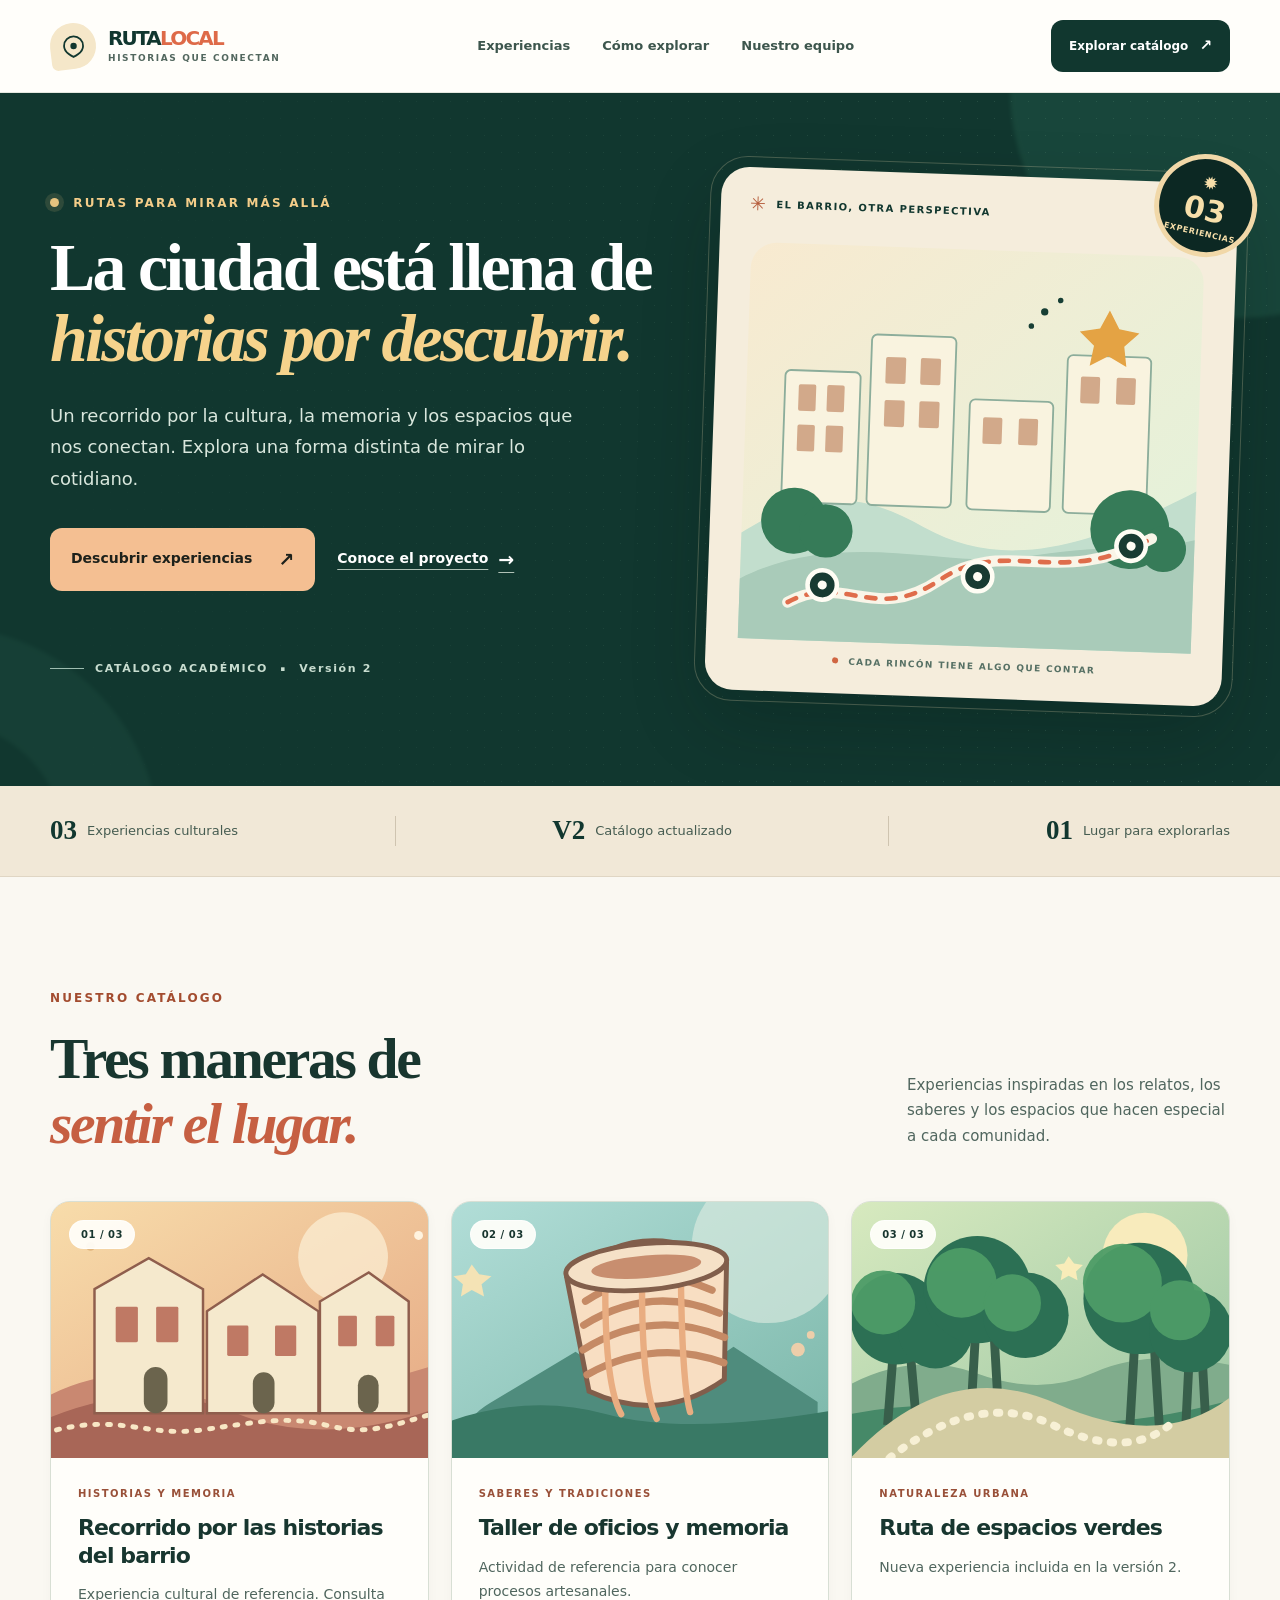
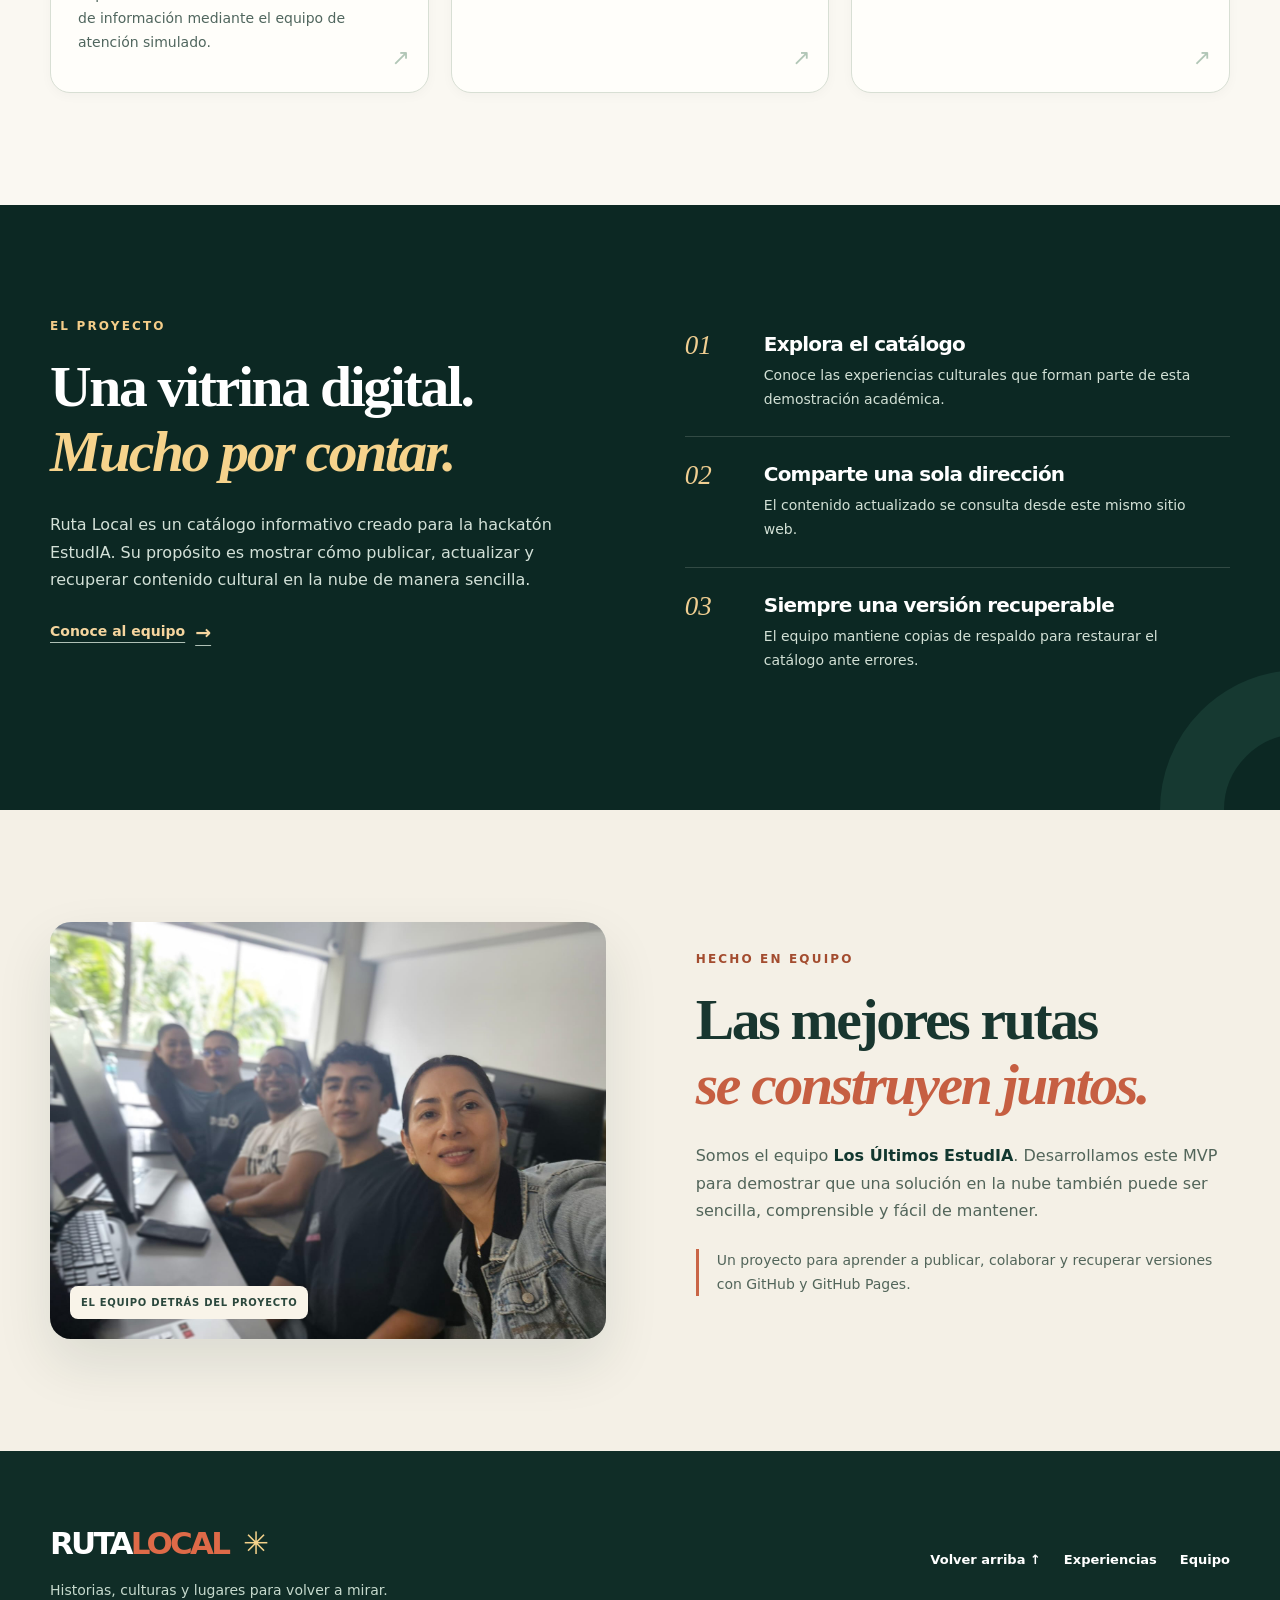
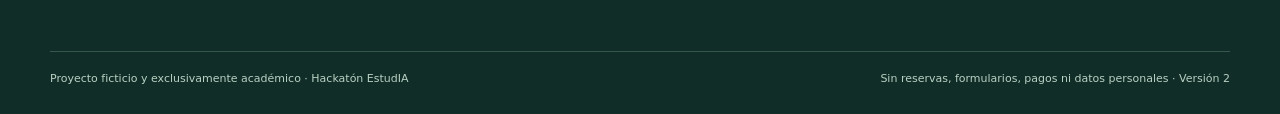
<file: docs/index.html>
<!doctype html>
<html lang="es">
<head>
  <meta charset="utf-8">
  <meta name="viewport" content="width=device-width, initial-scale=1">
  <meta name="theme-color" content="#11372f">
  <meta name="description" content="Ruta Local: un catálogo académico de experiencias culturales, historias de barrio, oficios y recorridos por espacios verdes.">
  <title>Ruta Local | Historias que nos conectan</title>
  <link rel="icon" type="image/svg+xml" href="images/favicon.svg">
  <link rel="stylesheet" href="styles.css">
</head>
<body>
  <a class="skip-link" href="#contenido">Saltar al contenido principal</a>
  <div class="site-shell" id="inicio">
    <header class="site-header">
      <div class="container header-inner">
        <a class="brand" href="#inicio" aria-label="Ruta Local, volver al inicio">
          <span class="brand-mark" aria-hidden="true">
            <svg width="25" height="25" viewBox="0 0 25 25" fill="none">
              <path d="M12.5 2.5c-5.3 0-9.5 4.2-9.5 9.5 0 7 9.5 11 9.5 11s9.5-4 9.5-11c0-5.3-4.2-9.5-9.5-9.5Z" stroke="currentColor" stroke-width="1.8"/>
              <circle cx="12.5" cy="12" r="3.2" fill="currentColor"/>
            </svg>
          </span>
          <span class="brand-word">RUTA<span>LOCAL</span><small>Historias que conectan</small></span>
        </a>
        <nav class="primary-nav" aria-label="Navegación principal">
          <a href="#experiencias">Experiencias</a>
          <a href="#como-funciona">Cómo explorar</a>
          <a href="#equipo">Nuestro equipo</a>
        </nav>
        <a class="header-link" href="#experiencias">Explorar catálogo <span aria-hidden="true">↗</span></a>
      </div>
    </header>

    <main id="contenido">
      <section class="hero" aria-labelledby="hero-titulo">
        <div class="hero-orb hero-orb-one" aria-hidden="true"></div>
        <div class="hero-orb hero-orb-two" aria-hidden="true"></div>
        <div class="container hero-grid">
          <div class="hero-copy">
            <p class="eyebrow eyebrow-light"><span class="signal-dot" aria-hidden="true"></span> RUTAS PARA MIRAR MÁS ALLÁ</p>
            <h1 id="hero-titulo">La ciudad está llena de <em>historias por descubrir.</em></h1>
            <p class="hero-description">Un recorrido por la cultura, la memoria y los espacios que nos conectan. Explora una forma distinta de mirar lo cotidiano.</p>
            <div class="hero-actions">
              <a class="btn btn-coral" href="#experiencias">Descubrir experiencias <span aria-hidden="true">↗</span></a>
              <a class="text-link" href="#como-funciona">Conoce el proyecto <span aria-hidden="true">→</span></a>
            </div>
            <div class="hero-meta">
              <span class="meta-line" aria-hidden="true"></span>
              <span>CATÁLOGO ACADÉMICO</span>
              <span class="meta-separator" aria-hidden="true">·</span>
              <span>Versión 2</span>
            </div>
          </div>

          <div class="hero-visual" aria-label="Ilustración de un recorrido con tres lugares para descubrir" role="img">
            <div class="visual-heading"><span class="visual-spark" aria-hidden="true">✳</span> EL BARRIO, OTRA PERSPECTIVA</div>
            <svg class="route-illustration" viewBox="0 0 520 460" aria-hidden="true" focusable="false">
              <defs>
                <linearGradient id="sky" x1="0" x2="1" y1="0" y2="1"><stop stop-color="#f8ead0"/><stop offset="1" stop-color="#e1f3dc"/></linearGradient>
                <linearGradient id="street" x1="0" x2="0" y1="0" y2="1"><stop stop-color="#dce8db"/><stop offset="1" stop-color="#cbd9c8"/></linearGradient>
              </defs>
              <rect x="13" y="15" width="494" height="432" rx="28" fill="url(#sky)"/>
              <path d="M13 332c73-51 130-49 198-13 88 45 178 18 296-49v177H13Z" fill="#c2decd"/>
              <path d="M13 382c110-61 230-17 309-34 76-17 140-12 185-25v124H13Z" fill="#a9cbb9"/>
              <g fill="#f9f3df" stroke="#8cad9b" stroke-width="2">
                <rect x="55" y="153" width="82" height="144" rx="6"/><rect x="148" y="111" width="92" height="186" rx="6"/>
                <rect x="257" y="178" width="91" height="120" rx="6"/><rect x="362" y="126" width="91" height="172" rx="6"/>
              </g>
              <g fill="#d2a98a"><rect x="70" y="168" width="19" height="29" rx="2"/><rect x="101" y="168" width="19" height="29" rx="2"/><rect x="70" y="212" width="19" height="29" rx="2"/><rect x="101" y="212" width="19" height="29" rx="2"/><rect x="164" y="135" width="22" height="29" rx="2"/><rect x="202" y="135" width="22" height="29" rx="2"/><rect x="164" y="182" width="22" height="29" rx="2"/><rect x="202" y="182" width="22" height="29" rx="2"/><rect x="272" y="197" width="21" height="29" rx="2"/><rect x="311" y="197" width="21" height="29" rx="2"/><rect x="377" y="149" width="21" height="29" rx="2"/><rect x="416" y="149" width="21" height="29" rx="2"/></g>
              <g fill="#367b58"><circle cx="70" cy="317" r="36"/><circle cx="105" cy="327" r="29"/><circle cx="436" cy="314" r="43"/><circle cx="473" cy="334" r="25"/></g>
              <g fill="none" stroke="#f9f5e8" stroke-width="12" stroke-linecap="round"><path d="M66 406C127 371 161 427 231 376s129 6 229-53"/></g>
              <path d="M66 406C127 371 161 427 231 376s129 6 229-53" stroke="#df6d4b" stroke-width="5" stroke-linecap="round" stroke-dasharray="10 12" fill="none"/>
              <g fill="#183b32" stroke="#fffdf4" stroke-width="5"><circle cx="103" cy="386" r="16"/><circle cx="272" cy="371" r="16"/><circle cx="438" cy="332" r="16"/></g>
              <g fill="#fffdf4"><circle cx="103" cy="386" r="5"/><circle cx="272" cy="371" r="5"/><circle cx="438" cy="332" r="5"/></g>
              <path d="M406 76l11 20 22 4-16 15 3 22-20-11-20 11 4-22-16-15 22-4Z" fill="#e4a344"/>
              <g fill="#173f35"><circle cx="335" cy="80" r="4"/><circle cx="352" cy="67" r="3"/><circle cx="321" cy="96" r="3"/></g>
            </svg>
            <div class="visual-stamp"><span aria-hidden="true">✹</span> 03 <small>EXPERIENCIAS</small></div>
            <div class="visual-caption"><span class="caption-dot" aria-hidden="true"></span> CADA RINCÓN TIENE ALGO QUE CONTAR</div>
          </div>
        </div>
      </section>

      <section class="intro-strip" aria-label="Resumen del catálogo">
        <div class="container intro-strip-inner">
          <span><strong>03</strong> Experiencias culturales</span>
          <span class="strip-divider" aria-hidden="true"></span>
          <span><strong>V2</strong> Catálogo actualizado</span>
          <span class="strip-divider" aria-hidden="true"></span>
          <span><strong>01</strong> Lugar para explorarlas</span>
        </div>
      </section>

      <section id="experiencias" class="section experiences" aria-labelledby="experiencias-titulo">
        <div class="container">
          <div class="section-heading">
            <div>
              <p class="eyebrow">NUESTRO CATÁLOGO</p>
              <h2 id="experiencias-titulo">Tres maneras de <span>sentir el lugar.</span></h2>
            </div>
            <p>Experiencias inspiradas en los relatos, los saberes y los espacios que hacen especial a cada comunidad.</p>
          </div>
          <div class="experience-grid">
            <article class="experience-card">
              <div class="card-media card-media-one"><img src="images/historias.svg" alt="" width="800" height="520" loading="lazy"><span class="card-number">01 / 03</span></div>
              <div class="card-body">
                <p class="card-kicker">HISTORIAS Y MEMORIA</p>
                <h3>Recorrido por las historias del barrio</h3>
                <p>Experiencia cultural de referencia. Consulta de información mediante el equipo de atención simulado.</p>
                <span class="card-decoration" aria-hidden="true">↗</span>
              </div>
            </article>
            <article class="experience-card">
              <div class="card-media card-media-two"><img src="images/oficios.svg" alt="" width="800" height="520" loading="lazy"><span class="card-number">02 / 03</span></div>
              <div class="card-body">
                <p class="card-kicker">SABERES Y TRADICIONES</p>
                <h3>Taller de oficios y memoria</h3>
                <p>Actividad de referencia para conocer procesos artesanales.</p>
                <span class="card-decoration" aria-hidden="true">↗</span>
              </div>
            </article>
            <article class="experience-card">
              <div class="card-media card-media-three"><img src="images/espacios-verdes.svg" alt="" width="800" height="520" loading="lazy"><span class="card-number">03 / 03</span></div>
              <div class="card-body">
                <p class="card-kicker">NATURALEZA URBANA</p>
                <h3>Ruta de espacios verdes</h3>
                <p>Nueva experiencia incluida en la versión 2.</p>
                <span class="card-decoration" aria-hidden="true">↗</span>
              </div>
            </article>
          </div>
        </div>
      </section>

      <section class="section process-section" id="como-funciona" aria-labelledby="proyecto-titulo">
        <div class="container process-grid">
          <div class="process-intro">
            <p class="eyebrow eyebrow-light">EL PROYECTO</p>
            <h2 id="proyecto-titulo">Una vitrina digital. <em>Mucho por contar.</em></h2>
            <p>Ruta Local es un catálogo informativo creado para la hackatón EstudIA. Su propósito es mostrar cómo publicar, actualizar y recuperar contenido cultural en la nube de manera sencilla.</p>
            <a class="text-link text-link-light" href="#equipo">Conoce al equipo <span aria-hidden="true">→</span></a>
          </div>
          <ol class="process-list">
            <li><span class="step-number">01</span><div><h3>Explora el catálogo</h3><p>Conoce las experiencias culturales que forman parte de esta demostración académica.</p></div></li>
            <li><span class="step-number">02</span><div><h3>Comparte una sola dirección</h3><p>El contenido actualizado se consulta desde este mismo sitio web.</p></div></li>
            <li><span class="step-number">03</span><div><h3>Siempre una versión recuperable</h3><p>El equipo mantiene copias de respaldo para restaurar el catálogo ante errores.</p></div></li>
          </ol>
        </div>
      </section>

      <section class="section team-section" id="equipo" aria-labelledby="equipo-titulo">
        <div class="container team-grid">
          <div class="team-media">
            <img src="images/team.jpeg" alt="Fotografía grupal de las personas que conforman el equipo del proyecto" width="1000" height="750" loading="lazy" decoding="async">
            <span class="team-image-label">EL EQUIPO DETRÁS DEL PROYECTO</span>
          </div>
          <div class="team-copy">
            <p class="eyebrow">HECHO EN EQUIPO</p>
            <h2 id="equipo-titulo">Las mejores rutas <span>se construyen juntos.</span></h2>
            <p>Somos el equipo <strong>Los Últimos EstudIA</strong>. Desarrollamos este MVP para demostrar que una solución en la nube también puede ser sencilla, comprensible y fácil de mantener.</p>
            <p class="team-note">Un proyecto para aprender a publicar, colaborar y recuperar versiones con GitHub y GitHub Pages.</p>
          </div>
        </div>
      </section>
    </main>

    <footer class="site-footer">
      <div class="container footer-main">
        <div>
          <span class="footer-brand">RUTA<span>LOCAL</span><span class="footer-asterisk" aria-hidden="true">✳</span></span>
          <p>Historias, culturas y lugares para volver a mirar.</p>
        </div>
        <div class="footer-links">
          <a href="#inicio">Volver arriba ↑</a>
          <a href="#experiencias">Experiencias</a>
          <a href="#equipo">Equipo</a>
        </div>
      </div>
      <div class="container footer-bottom">
        <p>Proyecto ficticio y exclusivamente académico · Hackatón EstudIA</p>
        <p>Sin reservas, formularios, pagos ni datos personales · Versión 2</p>
      </div>
    </footer>
  </div>
</body>
</html>
</file>
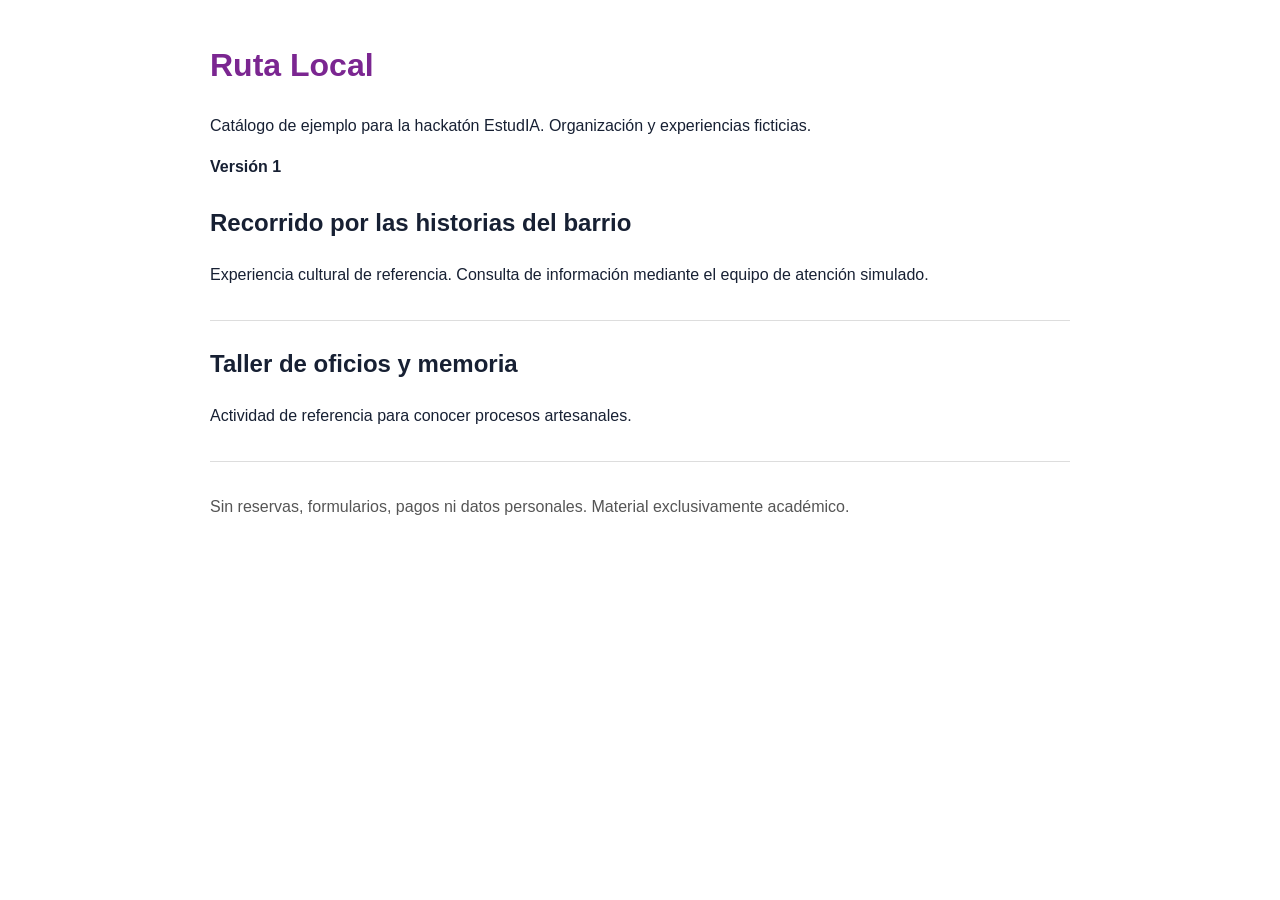
<file: sitio_v1/index.html>
<!doctype html><html lang="es"><head><meta charset="utf-8"><meta name="viewport" content="width=device-width, initial-scale=1"><title>Ruta Local - Catálogo ficticio</title><link rel="stylesheet" href="styles.css"></head><body><h1>Ruta Local</h1><p>Catálogo de ejemplo para la hackatón EstudIA. Organización y experiencias ficticias.</p><p><strong>Versión 1</strong></p><article><h2>Recorrido por las historias del barrio</h2><p>Experiencia cultural de referencia. Consulta de información mediante el equipo de atención simulado.</p></article><article><h2>Taller de oficios y memoria</h2><p>Actividad de referencia para conocer procesos artesanales.</p></article><footer>Sin reservas, formularios, pagos ni datos personales. Material exclusivamente académico.</footer></body></html>
</file>
<file: docs/styles.css>
:root {
  color-scheme: light;
  --ink: #18362f;
  --forest: #11372f;
  --forest-deep: #0c2823;
  --accent: #de6a48;
  --accent-hover: #c95637;
  --sun: #f6d38c;
  --cream: #faf8f2;
  --sand: #eeeae0;
  --paper: #fffefa;
  --muted: #50665e;
  --border: #d8dfd4;
  --shadow: 0 24px 55px rgba(18,48,38,.11);
}
*, *::before, *::after { box-sizing: border-box; }
html { scroll-behavior: smooth; scroll-padding-top: 108px; }
body { margin: 0; background: var(--cream); color: var(--ink); font: 400 16px/1.7 system-ui, -apple-system, "Segoe UI", Roboto, sans-serif; -webkit-font-smoothing: antialiased; }
img, svg { max-width: 100%; }
img { display: block; }
a { color: inherit; }
a:focus-visible { outline: 3px solid #ef9c43; outline-offset: 5px; border-radius: 4px; }
::selection { background: #f4c57d; color: var(--forest-deep); }
.container { width: min(1180px, calc(100% - 48px)); margin-inline: auto; }
.skip-link { position: absolute; top: -90px; left: 16px; z-index: 20; background: #fff; color: var(--forest); padding: 12px 20px; border: 2px solid var(--forest); font-weight: 750; }
.skip-link:focus { top: 14px; }
.site-header { position: relative; z-index: 5; background: var(--paper); border-bottom: 1px solid #e5e8e0; }
.header-inner { display: flex; align-items: center; justify-content: space-between; gap: 26px; min-height: 92px; }
.brand { display: inline-flex; align-items: center; gap: 12px; min-width: max-content; text-decoration: none; color: var(--forest); }
.brand-mark { width: 46px; height: 46px; display: grid; place-items: center; background: #f5e7c9; border-radius: 50% 50% 50% 14%; transform: rotate(-7deg); }
.brand-mark svg { transform: rotate(7deg); }
.brand-word { display: block; font-weight: 900; font-size: 20px; line-height: 1.08; letter-spacing: -.09em; }
.brand-word > span, .footer-brand > span:first-child { color: var(--accent); }
.brand-word small { display: block; margin-top: 4px; font-size: 9px; line-height: 1.25; font-weight: 800; letter-spacing: .18em; color: #52675e; text-transform: uppercase; }
.primary-nav { display: flex; flex-wrap: wrap; justify-content: center; gap: clamp(16px, 2.5vw, 38px); }
.primary-nav a { text-decoration: none; font-size: 13px; font-weight: 750; color: #3d564d; }
.primary-nav a:hover, .footer-links a:hover { color: var(--accent-hover); }
.header-link { text-decoration: none; background: var(--forest); color: white; font-size: 12px; font-weight: 800; padding: 13px 18px; border-radius: 12px; white-space: nowrap; transition: transform .2s, background .2s; }
.header-link:hover { background: #1d5446; transform: translateY(-2px); }
.header-link span { padding-left: 7px; font-size: 15px; }
.hero { position: relative; overflow: hidden; background: var(--forest); color: white; isolation: isolate; }
.hero::before { content: ""; position: absolute; inset: 0; opacity: .15; background-image: radial-gradient(#c0f4d0 .75px,transparent .75px); background-size: 17px 17px; mask-image: linear-gradient(90deg,transparent,black); z-index: -1; }
.hero-orb { position: absolute; border-radius: 100%; filter: blur(2px); opacity: .23; z-index: -1; }
.hero-orb-one { width: 460px; height: 460px; background: #337b63; right: -190px; top: -235px; }
.hero-orb-two { width: 440px; height: 440px; border: 95px solid #285c4d; left: -280px; bottom: -280px; }
.hero-grid { min-height: 645px; display: grid; grid-template-columns: 1.08fr .92fr; align-items: center; gap: 56px; padding-block: 82px 88px; }
.hero-copy { position: relative; z-index: 1; }
.eyebrow { font-size: 12px; font-weight: 850; letter-spacing: .18em; line-height: 1.55; color: #a34c2f; text-transform: uppercase; margin: 0 0 20px; }
.eyebrow-light { color: #f4cd89; }
.signal-dot { display: inline-block; width: 9px; height: 9px; margin-right: 8px; border-radius: 50%; background: #e6c37f; box-shadow: 0 0 0 5px #e6c37f22; }
h1,h2,h3,p { margin-top: 0; }
h1,h2,h3 { letter-spacing: -.04em; }
h1, h2 { font-family: Georgia, "Times New Roman", serif; font-weight: 600; }
h1 { font-size: clamp(3.4rem, 5.3vw, 5.85rem); line-height: 1.045; max-width: 730px; margin-bottom: 25px; text-wrap: balance; }
h1 em { color: var(--sun); font-style: italic; }
.hero-description { max-width: 540px; color: #d9e7dd; font-size: clamp(16px, 1.55vw, 18px); line-height: 1.75; margin-bottom: 34px; }
.hero-actions { display: flex; flex-wrap: wrap; align-items: center; gap: 22px; }
.btn { display: inline-flex; align-items: center; gap: 26px; padding: 15px 21px; border-radius: 12px; font-size: 14px; font-weight: 850; text-decoration: none; transition: background .2s, transform .2s; }
.btn:hover { transform: translateY(-3px); }
.btn-coral { color: #1d211b; background: #f4bf92; }
.btn-coral:hover { background: #f6d3ae; }
.btn span, .text-link span { font-size: 19px; }
.text-link { display: inline-flex; align-items: center; gap: 10px; color: #fff; text-decoration: underline; text-decoration-color: #b0c1b6; text-underline-offset: 6px; font-size: 14px; font-weight: 750; }
.text-link:hover { color: var(--sun); }
.hero-meta { display: flex; align-items: center; gap: 11px; margin-top: 69px; font-size: 11px; font-weight: 750; letter-spacing: .15em; color: #c8ddd0; }
.meta-line { display: inline-block; width: 34px; height: 1px; background: #9ebdb0; }
.meta-separator { font-size: 20px; line-height: .8; }
.hero-visual { position: relative; width: 100%; max-width: 520px; margin-inline: auto; border-radius: 28px; padding: 20px; background: #f5eddc; box-shadow: 0 29px 75px rgba(4,21,18,.24); color: var(--forest); transform: rotate(2deg); }
.hero-visual::before { content: ""; position: absolute; inset: -11px; border: 1px solid rgba(241,222,181,.24); border-radius: 38px; z-index: -1; }
.visual-heading { display: flex; gap: 9px; align-items: center; padding-left: 9px; font-size: 10px; font-weight: 900; letter-spacing: .14em; }
.visual-spark { font-size: 19px; color: #b65d3c; }
.route-illustration { width: 100%; margin: 9px auto 0; display: block; }
.visual-stamp { position: absolute; top: -29px; right: -19px; width: 103px; height: 103px; display: flex; flex-direction: column; align-items: center; justify-content: center; border: 5px solid #f1d8a8; border-radius: 50%; background: var(--forest-deep); color: #f7dfaa; font: 800 30px/1 system-ui; transform: rotate(11deg); }
.visual-stamp > span { font-size: 18px; margin-bottom: 3px; }
.visual-stamp small { font-size: 8px; letter-spacing: .08em; margin-top: 5px; }
.visual-caption { padding: 1px 5px 3px; text-align: center; font-size: 9px; font-weight: 850; letter-spacing: .15em; color: #567064; }
.caption-dot { display: inline-block; width: 6px; height: 6px; background: #d06642; border-radius: 50%; margin-right: 6px; vertical-align: 1px; }
.intro-strip { background: #f1e8d7; border-bottom: 1px solid #e0d6c4; }
.intro-strip-inner { min-height: 90px; display: flex; justify-content: space-between; align-items: center; gap: 20px; }
.intro-strip span:not(.strip-divider) { display: flex; align-items: center; gap: 10px; font-size: 13px; color: #465c51; }
.intro-strip strong { font-family: Georgia,serif; font-size: 27px; font-weight: 700; color: var(--forest); }
.strip-divider { height: 30px; width: 1px; background: #cfc4b0; }
.section { padding-block: 112px; }
.section-heading { display: flex; align-items: end; justify-content: space-between; gap: 45px; margin-bottom: 45px; }
h2 { margin-bottom: 0; font-size: clamp(2.5rem, 4.5vw, 4.25rem); line-height: 1.12; text-wrap: balance; }
h2 span { color: #c65f42; font-style: italic; }
.section-heading > div { max-width: 670px; }
.section-heading > p { max-width: 323px; margin-bottom: 7px; color: var(--muted); font-size: 15px; }
.experience-grid { display: grid; grid-template-columns: repeat(3,minmax(0,1fr)); gap: 22px; }
.experience-card { display: flex; flex-direction: column; background: #fffefa; border: 1px solid var(--border); border-radius: 20px; overflow: hidden; box-shadow: 0 3px 12px rgba(15,45,35,.03); transition: transform .25s, box-shadow .25s; }
.experience-card:hover { transform: translateY(-6px); box-shadow: var(--shadow); }
.card-media { position: relative; aspect-ratio: 1.47; overflow: hidden; }
.card-media img { width: 100%; height: 100%; object-fit: cover; transition: transform .35s; }
.experience-card:hover .card-media img { transform: scale(1.03); }
.card-media-one { background: #f1c690; }
.card-media-two { background: #bfd8d4; }
.card-media-three { background: #d6e3b9; }
.card-number { position: absolute; left: 18px; top: 18px; border: 1px solid #ffffffaa; border-radius: 30px; background: #fffefaee; padding: 5px 11px; font-size: 10px; font-weight: 850; letter-spacing: .05em; }
.card-body { position: relative; flex: 1; padding: 27px 27px 37px; }
.card-kicker { font-size: 10px; font-weight: 900; letter-spacing: .15em; color: #995038; margin-bottom: 12px; }
h3 { font-size: 22px; line-height: 1.25; margin-bottom: 14px; font-weight: 800; }
.card-body > p:not(.card-kicker) { color: var(--muted); font-size: 14px; margin: 0; line-height: 1.7; max-width: 27em; }
.card-decoration { position: absolute; right: 18px; bottom: 15px; color: #b1c6b6; font-size: 22px; }
.process-section { background: var(--forest-deep); color: white; position: relative; overflow: hidden; }
.process-section::after { content: ""; position: absolute; width: 280px; height: 280px; border-radius: 50%; border: 64px solid #1d453b; right: -160px; bottom: -140px; opacity: .6; pointer-events: none; }
.process-grid { display: grid; grid-template-columns: 1fr 1fr; gap: clamp(50px, 7vw, 120px); }
.process-intro h2 { max-width: 510px; }
.process-intro h2 em { color: var(--sun); font-style: italic; }
.process-intro > p:not(.eyebrow) { max-width: 520px; margin-block: 27px 23px; color: #d3e1d8; font-size: 16px; }
.text-link-light { color: #f5d59e; }
.process-list { padding: 0; margin: 15px 0 0; list-style: none; }
.process-list li { display: grid; grid-template-columns: 59px 1fr; gap: 20px; padding-block: 25px; border-bottom: 1px solid rgba(236,242,231,.17); }
.process-list li:first-child { padding-top: 0; }
.process-list li:last-child { border: none; }
.step-number { font: italic 27px/1 Georgia,serif; color: #f0ce91; }
.process-list h3 { font-size: 20px; margin-bottom: 7px; color: #fff; }
.process-list p { margin-bottom: 0; color: #d2e0d5; font-size: 14px; max-width: 440px; }
.team-section { background: #f4f0e6; }
.team-grid { display: grid; grid-template-columns: 1.02fr .98fr; gap: clamp(40px, 7vw, 105px); align-items: center; }
.team-media { position: relative; border-radius: 21px; overflow: hidden; background: #dce2d8; box-shadow: var(--shadow); }
.team-media img { width: 100%; height: auto; aspect-ratio: 4/3; object-fit: cover; }
.team-image-label { position: absolute; left: 20px; bottom: 20px; background: #f9f4e9; color: #2b483d; border-radius: 8px; padding: 8px 11px; font-size: 10px; font-weight: 900; letter-spacing: .07em; }
.team-copy h2 { max-width: 545px; }
.team-copy > p:not(.eyebrow) { margin-top: 25px; color: #52655a; font-size: 16px; max-width: 530px; }
.team-copy strong { color: var(--forest); }
.team-note { border-left: 3px solid #c96546; padding-left: 18px; font-size: 14px !important; }
.site-footer { background: #102d27; color: white; }
.footer-main { display: flex; justify-content: space-between; align-items: center; gap: 30px; padding-block: 66px 48px; }
.footer-brand { font-weight: 900; font-size: 31px; letter-spacing: -.09em; }
.footer-asterisk { color: #f5d28b; margin-left: 15px; }
.footer-main p { color: #c6d9cd; margin: 10px 0 0; font-size: 14px; }
.footer-links { display: flex; flex-wrap: wrap; gap: 23px; }
.footer-links a { font-size: 13px; text-decoration: none; font-weight: 750; }
.footer-bottom { display: flex; align-items: center; justify-content: space-between; flex-wrap: wrap; gap: 12px; padding-block: 18px 25px; border-top: 1px solid #35574c; }
.footer-bottom p { margin: 0; font-size: 11px; color: #b9d1c4; }
@media (max-width: 1050px) {
  .hero-grid { gap: 30px; min-height: 580px; }
  h1 { font-size: clamp(3.2rem, 5.5vw, 5.1rem); }
  .hero-stamp { right: 0; }
  .header-inner { gap: 16px; }
  .primary-nav { gap: 16px; }
}
@media (max-width: 800px) {
  .container { width: min(690px, calc(100% - 36px)); }
  .header-inner { flex-wrap: wrap; padding-block: 15px; justify-content: space-between; gap: 12px; }
  .primary-nav { order: 3; width: 100%; justify-content: flex-start; gap: 23px; padding-bottom: 4px; }
  .header-link { font-size: 11px; padding: 11px 13px; }
  .hero-grid, .team-grid, .process-grid { grid-template-columns: 1fr; }
  .hero-grid { padding-block: 74px 83px; gap: 70px; }
  h1 { font-size: clamp(3.2rem, 9vw, 5.2rem); }
  .hero-visual { max-width: 460px; }
  .hero-meta { margin-top: 45px; }
  .intro-strip-inner { justify-content: center; flex-wrap: wrap; padding-block: 18px; gap: 18px; }
  .section { padding-block: 85px; }
  .section-heading { flex-direction: column; align-items: flex-start; gap: 15px; }
  .section-heading > p { max-width: 530px; }
  .experience-grid { grid-template-columns: repeat(2,1fr); }
  .team-grid { gap: 47px; }
  .team-media { max-width: 590px; }
}
@media (max-width: 580px) {
  .container { width: calc(100% - 32px); }
  .brand-word { font-size: 18px; }
  .brand-mark { width: 40px; height: 40px; }
  .header-link { padding: 10px 11px; }
  .header-link span { display: none; }
  .primary-nav { gap: 15px; }
  .primary-nav a { font-size: 11px; }
  .hero-grid { padding-block: 55px 65px; gap: 65px; }
  h1 { font-size: clamp(2.8rem, 10.5vw, 4rem); }
  .hero-description { font-size: 15px; }
  .hero-actions { gap: 18px; }
  .btn { width: 100%; justify-content: space-between; }
  .hero-visual { width: calc(100% - 23px); }
  .visual-stamp { right: -15px; top: -27px; width: 90px; height: 90px; font-size: 26px; }
  .intro-strip-inner { align-items: flex-start; justify-content: flex-start; gap: 12px 18px; }
  .intro-strip strong { font-size: 22px; }
  .intro-strip span:not(.strip-divider) { font-size: 12px; }
  .strip-divider { display: none; }
  h2 { font-size: clamp(2.3rem, 9vw, 3.1rem); }
  .section { padding-block: 67px; }
  .experience-grid { grid-template-columns: 1fr; }
  .card-media { aspect-ratio: 1.6; }
  .process-grid { gap: 45px; }
  .process-list { margin: 0; }
  .process-list li { grid-template-columns: 47px 1fr; gap: 14px; }
  .footer-main { flex-direction: column; align-items: flex-start; gap: 33px; }
  .footer-links { gap: 17px; }
  .team-image-label { left: 10px; bottom: 10px; font-size: 9px; }
}
@media (prefers-reduced-motion: reduce) {
  html { scroll-behavior: auto; }
  *, *::before, *::after { animation-duration: .01ms !important; transition-duration: .01ms !important; scroll-behavior: auto !important; }
}
</file>
<file: sitio_v1/styles.css>
body{font-family:Arial,sans-serif;max-width:860px;margin:40px auto;padding:0 24px;color:#172033;line-height:1.6}h1{color:#7b2691}article{margin:24px 0;padding-bottom:16px;border-bottom:1px solid #ddd}footer{margin-top:32px;color:#555}
</file>
